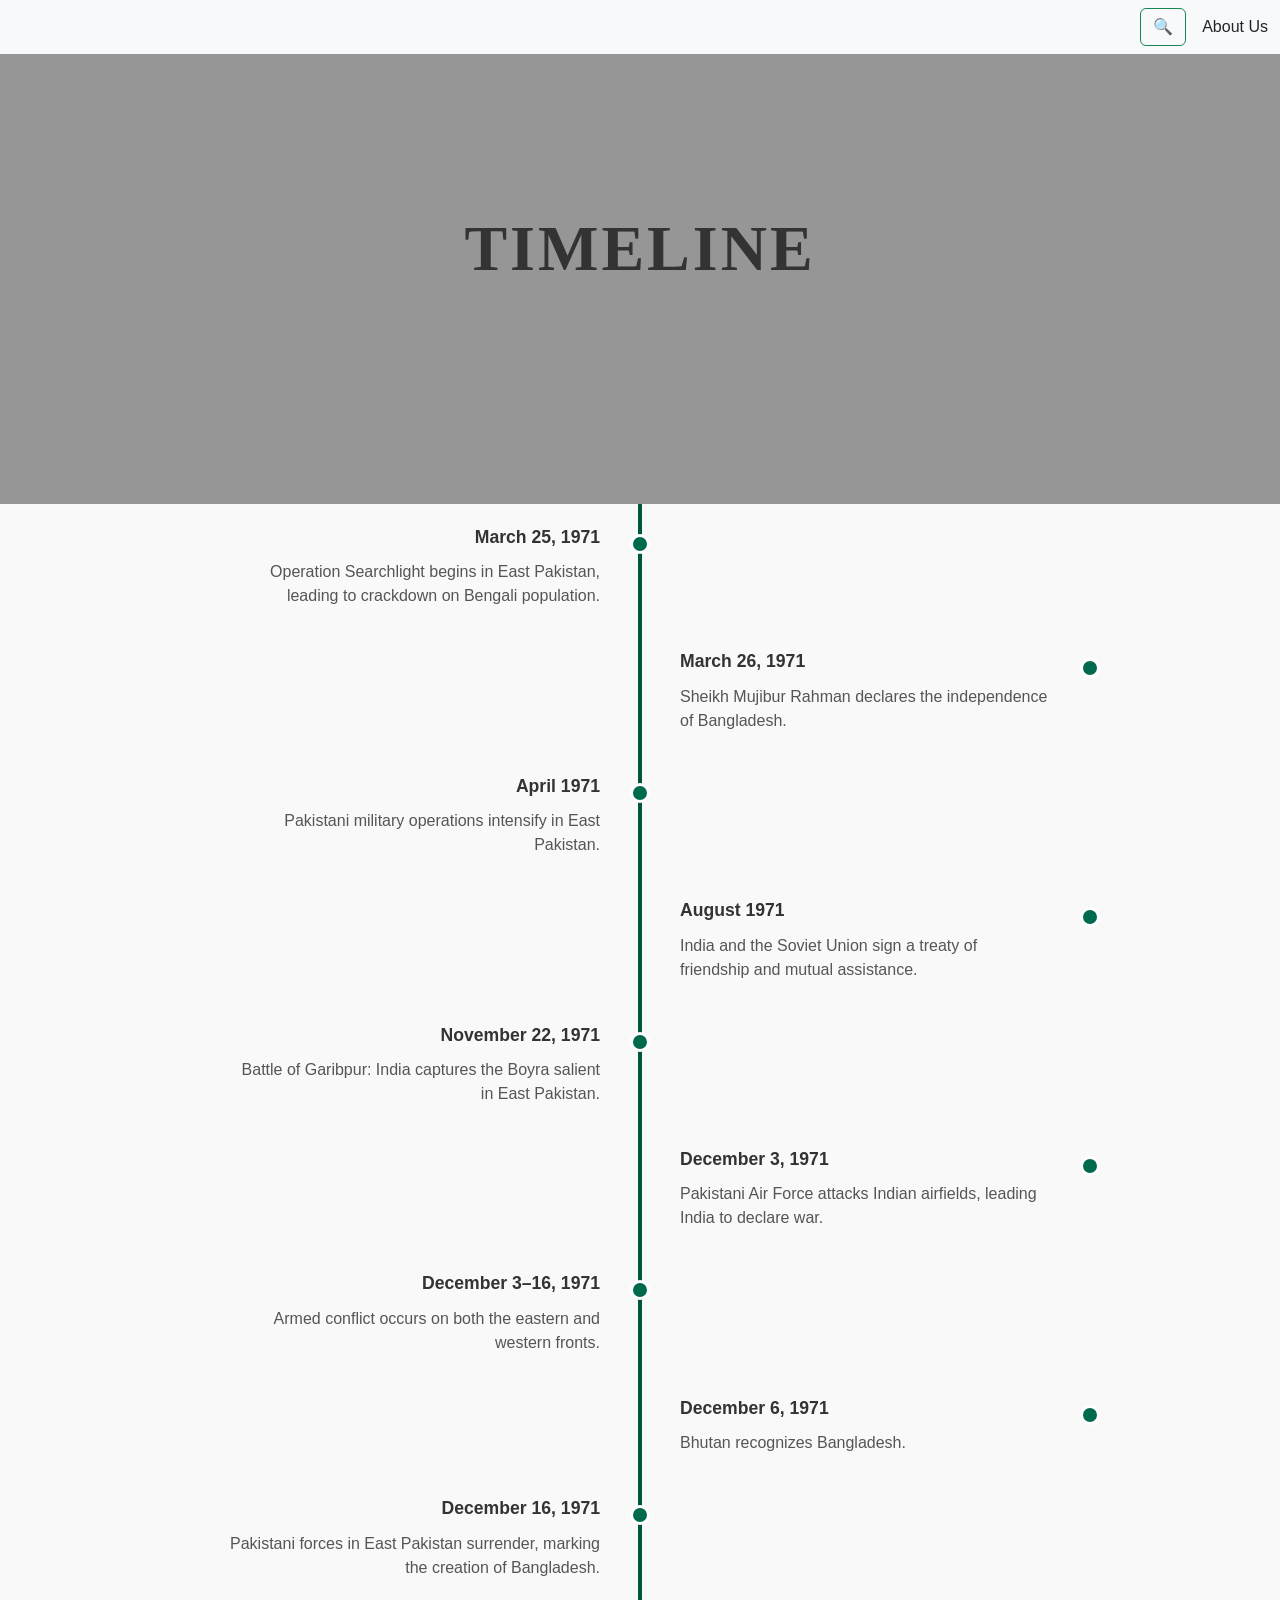
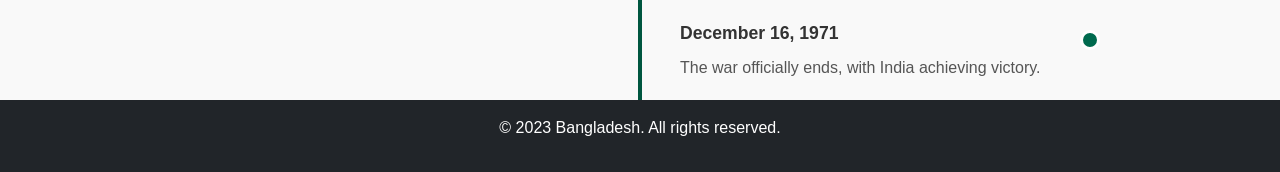
<file: War/Timeline.html>
<!DOCTYPE html>
<html lang="en">

<head>
  <meta charset="UTF-8" />
  <title>War of 1971</title>
  <!-- Bootstrap CSS link -->
  <link href="https://cdn.jsdelivr.net/npm/bootstrap@5.3.0/dist/css/bootstrap.min.css" rel="stylesheet" />
  <!-- Your CSS -->
  <link rel="stylesheet" href="style.css" />
  <!-- Your JS -->
  <script src="script.js" defer></script>
</head>

<body>

  <nav class="navbar navbar-expand-lg navbar-light bg-light">
    <div class="container-fluid">

      <!-- Toggler on the LEFT -->
      <button class="navbar-toggler me-2" type="button" data-bs-toggle="collapse" data-bs-target="#navbarNav">
        <span class="navbar-toggler-icon"></span>
      </button>

      <!-- Brand -->


      <!-- Collapsible content -->
      <div class="collapse navbar-collapse" id="navbarNav">
        <!-- Left nav items -->
        <ul class="navbar-nav me-auto">
          <li class="nav-item">


        </ul>

        <!-- Right-side search and link -->
        <form class="d-flex align-items-center">

          <button class="btn btn-outline-success" type="submit">🔍</button>
          <a class="nav-link ms-3" href="#">About Us</a>
        </form>
      </div>
    </div>
  </nav>

  <!-- Hero Image Banner -->
  <section class="hero-banner d-flex align-items-center justify-content-center text-white text-center">
    <h1 class="display-3 fw-bold">TIMELINE

    </h1>



  </section>
  
  <style>
    
    body {
      font-family: 'Segoe UI', sans-serif;
      background: #f9f9f9;

    }

    h1 {
      text-align: center;
      color: #333333;
      margin-bottom: 60px;
    }

    .timeline {
      position: relative;
      max-width: 900px;
      margin: auto;
    }

    .timeline::after {
      content: '';
      position: absolute;
      width: 4px;
      background-color: #005640;
      top: 0;
      bottom: 0;
      left: 50%;
      margin-left: -2px;
    }

    .event {
      padding: 20px 40px;
      position: relative;
      width: 50%;
      box-sizing: border-box;
    }

    .event::before {
      content: '';
      position: absolute;
      width: 20px;
      height: 20px;
      right: -10px;
      background-color: #006a4e;
      border: 3px solid white;
      top: 30px;
      border-radius: 50%;
      z-index: 1;
    }

    .left {
      left: 0;
      text-align: right;
    }

    .right {
      left: 50%;
      text-align: left;
    }

    .date {
      font-weight: bold;
      font-size: 1.1em;
      color: #333;
    }

    .description {
      margin-top: 10px;
      color: #555;
    }

    @media screen and (max-width: 768px) {
      .event {
        width: 100%;
        left: 0 !important;
        text-align: left;
        padding-left: 60px;
      }

      .timeline::after {
        left: 30px;
      }

      .event::before {
        left: 15px;
      }
    }
  </style>
  </head>

  <body>

    <div class="timeline">
      <div class="event left">
        <div class="date">March 25, 1971</div>
        <div class="description">Operation Searchlight begins in East Pakistan, leading to crackdown on Bengali
          population.</div>
      </div>
      <div class="event right">
        <div class="date">March 26, 1971</div>
        <div class="description">Sheikh Mujibur Rahman declares the independence of Bangladesh.</div>
      </div>
      <div class="event left">
        <div class="date">April 1971</div>
        <div class="description">Pakistani military operations intensify in East Pakistan.</div>
      </div>
      <div class="event right">
        <div class="date">August 1971</div>
        <div class="description">India and the Soviet Union sign a treaty of friendship and mutual assistance.</div>
      </div>
      <div class="event left">
        <div class="date">November 22, 1971</div>
        <div class="description">Battle of Garibpur: India captures the Boyra salient in East Pakistan.</div>
      </div>
      <div class="event right">
        <div class="date">December 3, 1971</div>
        <div class="description">Pakistani Air Force attacks Indian airfields, leading India to declare war.</div>
      </div>
      <div class="event left">
        <div class="date">December 3–16, 1971</div>
        <div class="description">Armed conflict occurs on both the eastern and western fronts.</div>
      </div>
      <div class="event right">
        <div class="date">December 6, 1971</div>
        <div class="description">Bhutan recognizes Bangladesh.</div>
      </div>
      <div class="event left">
        <div class="date">December 16, 1971</div>
        <div class="description">Pakistani forces in East Pakistan surrender, marking the creation of Bangladesh.</div>
      </div>
      <div class="event right">
        <div class="date">December 16, 1971</div>
        <div class="description">The war officially ends, with India achieving victory.</div>
      </div>
    </div>
  </body>

</html>

<div> 
    <footer class="bg-dark text-white text-center py-3">
      <p>&copy; 2023 Bangladesh. All rights reserved.</p>
    </footer>
 </div>
</file>
<file: War/style.css>
html {
  height: 100%;
  width: 100%;
}


.hero-banner {
  background-image: url('https://t4.ftcdn.net/jpg/01/36/15/53/360_F_136155386_TLEQLB3GqiSSKDpjcdZqAjLYaxQPCvrV.jpg');
  background-size: cover;
  background-position: center;
  height: 50vh;
  position: relative;
}

.hero-banner::before {
  content: '';
  position: absolute;
  top: 0; left: 0;
  width: 100%; height: 100%;
  background-color: rgba(0, 0, 0, 0.4); 
  z-index: 1;
}

.hero-banner h1 {
  z-index: 2;
  position: relative;
  font-family: 'Playfair Display', serif;
  letter-spacing: 3px;
}

.middle-box {
  background-color: ; 
  padding: 100px;             
  max-width: 500px;          
  margin: 50px auto;         
  font-family: 'Times New Roman', serif;
  font-size: 25px;
  line-height: 1.5;
  color: #3a3a3a;
  ;        
  text-align: left;
  box-shadow: 0 0 8px rgba(0,0,0,0.1); 
}

.Black-box {
  background-color: #333333;  ; 
  padding: 100px;             
  max-width: 100%;          /*how do i make the black box fit the entire page horigontally?*/

 
  margin: 20px auto;         
  font-family: 'Times New Roman', serif;
  font-size: 16px;
  line-height: 1.5;
  color: #ffffff;

  text-align: left;
  box-shadow: 0 0 8px rgba(0,0,0,0.1); 
}

.bottom-section .container {
  display: grid;
  grid-template-columns: repeat(2, 1fr); /* 2 columns */
  gap: 20px; /* space between boxes */
  max-width: 1200px;
  margin: 50px auto;
  padding: 0 20px;
}

.info-box {
  background-color: ""
  padding: 20px;
  border-radius: 8px;
  border: 1px solid #ccc;
  font-weight: 500;
  text-align: left;
  box-shadow: 0 0 8px rgba(0,0,0,0.1);
  transition: transform 0.3s ease;
}

.info-box:hover {
  transform: translateY(-8px);
  box-shadow: 0 8px 16px rgba(0,0,0,0.2);
}

.info-box h3 {
  margin-top: 0;
  font-family: 'Playfair Display', serif;
  color: #333333;
}

.info-box a {
  font-family: 'Playfair Display', serif
    font-size: 16px;
  
  display: inline-block;
  margin-top: 10px;
  color:
  text-decoration: none;
  font-weight: 600;
}

.info-box a:hover {
  text-decoration: underline;
}

@media (max-width: 600px){
  .bottom-section .container{
    grid-template-columns: 1fr; 

 
    
    /* stack in one column on small screens */
  }
}
</file>
